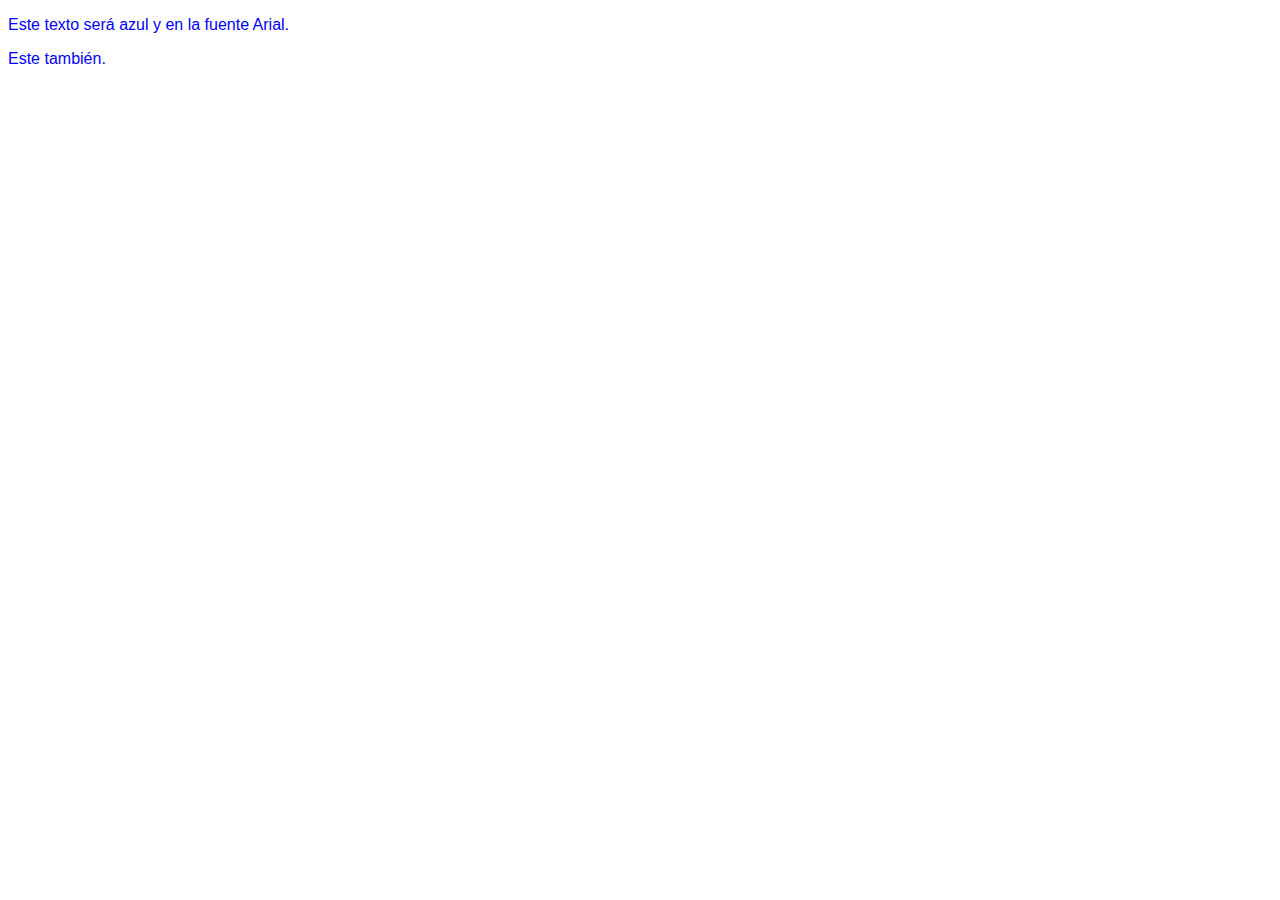
<file: Campus/index.html>
<!DOCTYPE html>
<html lang="en">
  <head>
    <meta charset="UTF-8" />
    <meta name="viewport" content="width=device-width, initial-scale=1.0" />
    <title>Herencia CSS</title>
    <link rel="stylesheet" href="style.css" />
  </head>
  <body style="color: blue; font-family: Arial">
    <div>
      <p>Este texto será azul y en la fuente Arial.</p>

      <p>Este también.</p>
    </div>
  </body>
</html>
</file>
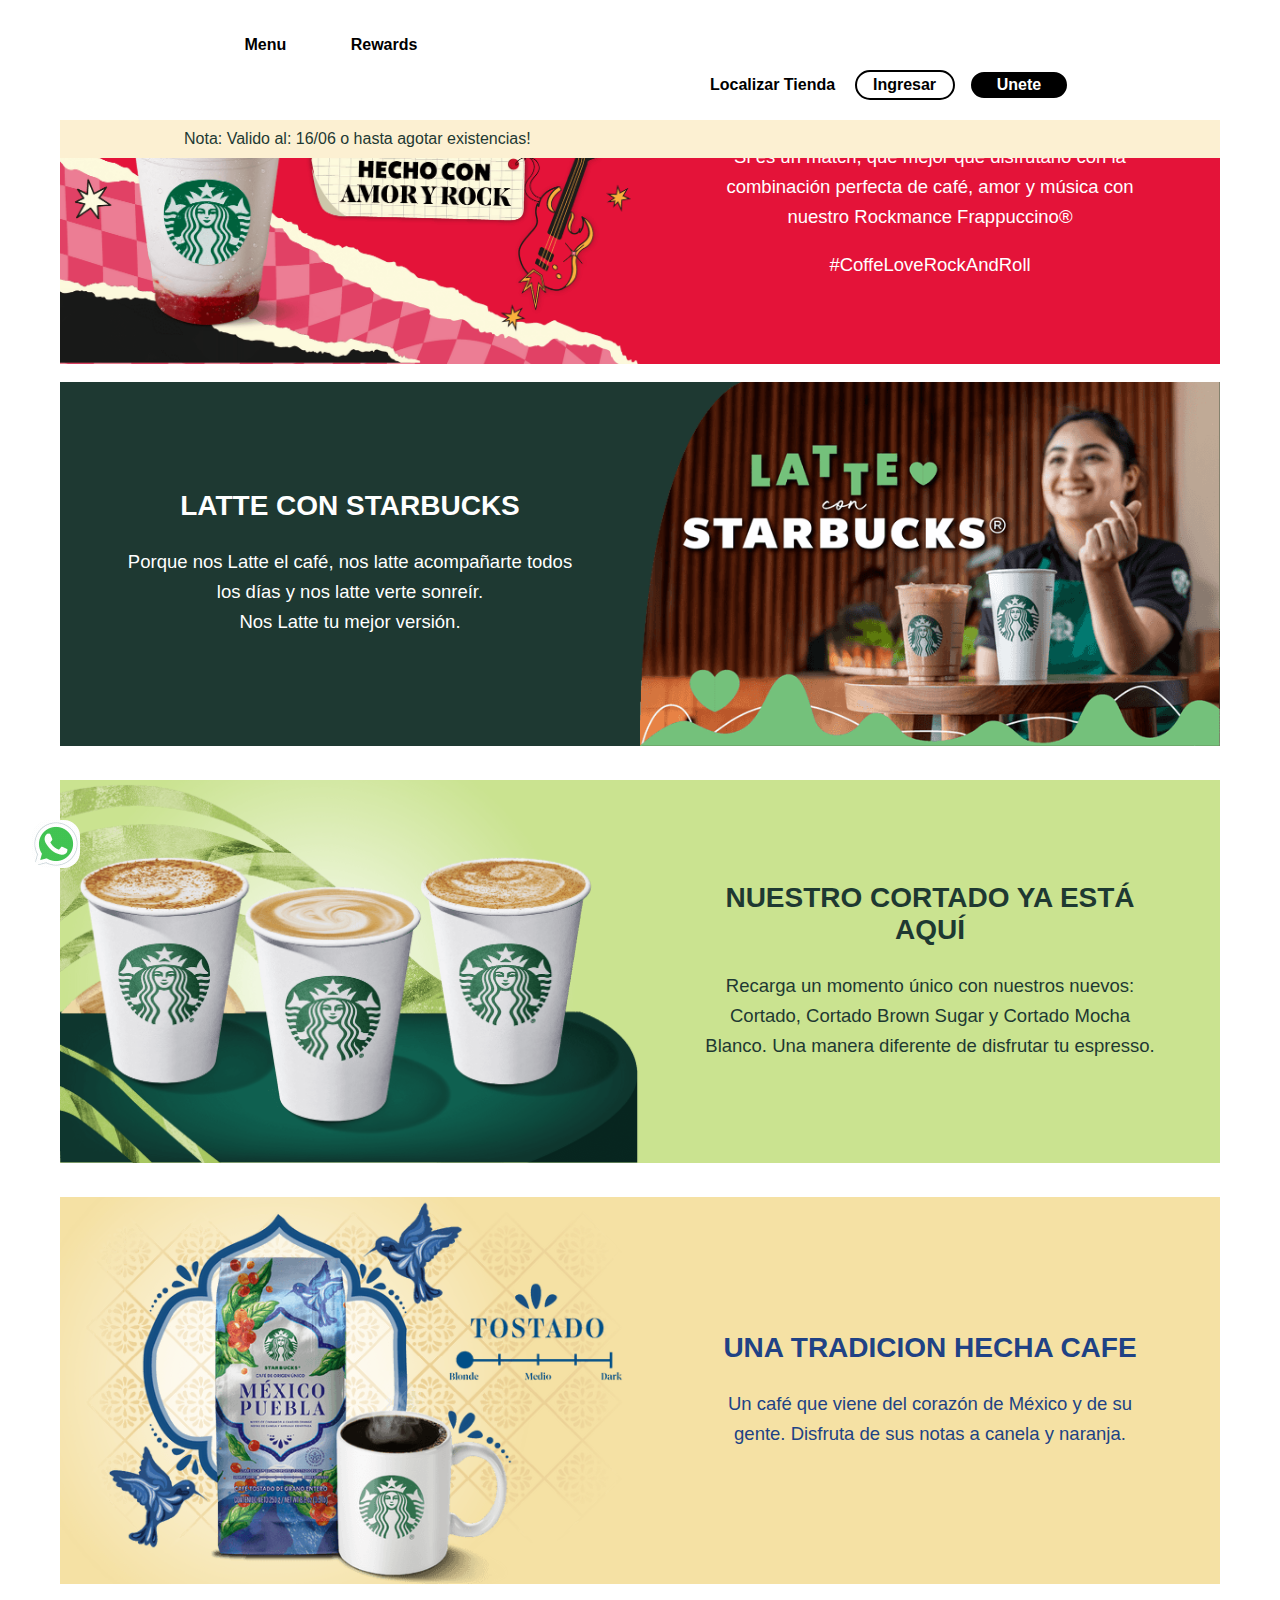
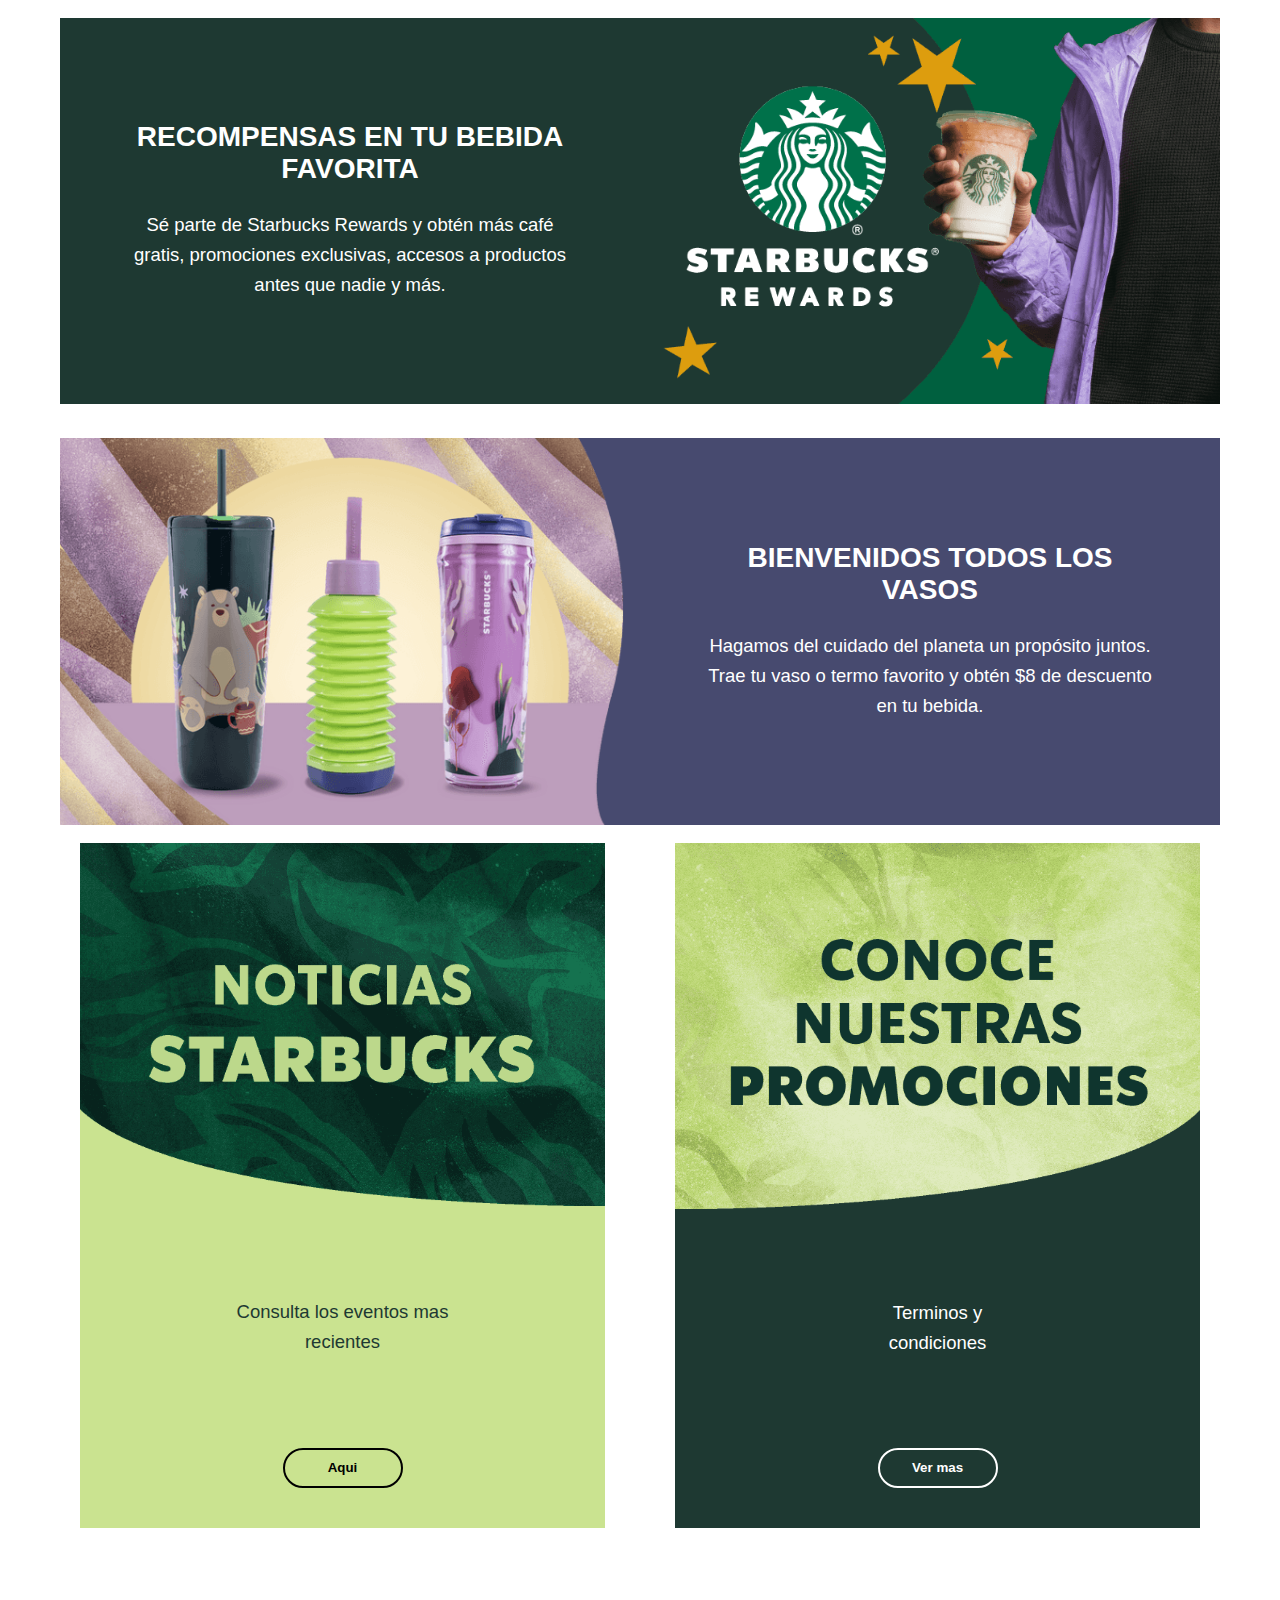
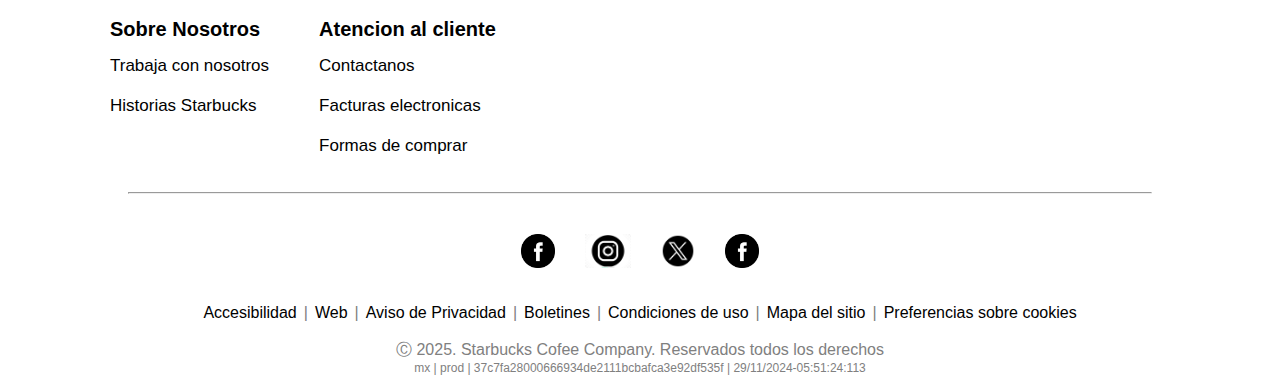
<file: Clase/index.HTML>
<!DOCTYPE html>
<html lang="en">
  <head>
    <meta charset="UTF-8" />
    <meta name="viewport" content="width=device-width, initial-scale=1.0" />
    <title>Clase 02</title>
    <link rel="preconnect" href="https://fonts.googleapis.com" />
    <link rel="preconnect" href="https://fonts.gstatic.com" crossorigin />
    <link
      href="https://fonts.googleapis.com/css2?family=Roboto:ital,wght@0,100..900;1,100..900&display=swap"
      rel="stylesheet"
    />
    <link rel="stylesheet" href="./style.css" />
  </head>
  <body>
    <header>
      <nav class="MiNavBar">
        <span id="starbucksIcon"></span>
        <div id="menu" class="navBarButton">
          <a href="https://www.starbucks.com.mx/menu">Menu</a>
        </div>
        <div id="rewards" class="navBarButton">
          <a href="#https://www.starbucks.com.mx/menu">Rewards</a>
        </div>
        <span id="locationIcon"> </span>
        <div id="localizar"><a href="">Localizar Tienda </a></div>
        <button id="ingresar">Ingresar</button>
        <button id="unete">Unete</button>
      </nav>

      <section>
        <div class="sticky-note">
          <p>Nota: Valido al: 16/06 o hasta agotar existencias!</p>
        </div>
      </section>
    </header>

    <span id="waIcon"></span>

    <main>
      <section id="rock" class="bannerrock">
        <img src="./assets/rock.png" alt="" />
        <div class="container">
          <h1>COFFEE, LOVE, ROCK & ROLL</h1>
          <p>
            Si es un match, qué mejor que disfrutarlo con la combinación
            perfecta de café, amor y música con nuestro Rockmance Frappuccino®
          </p>
          <br />
          <p>#CoffeLoveRockAndRoll</p>
        </div>
      </section>

      <br />

      <section id="latte" class="banner">
        <div class="container">
          <h1>LATTE CON STARBUCKS</h1>
          <p>
            Porque nos Latte el café, nos latte acompañarte todos los días y nos
            latte verte sonreír.
            <br />
            Nos Latte tu mejor versión.
          </p>
        </div>
        <img src="./assets/latte.png" alt="" />
      </section>

      <br />

      <section id="cortado" class="banner2">
        <img src="./assets/cortado.png" alt="" />
        <div class="container">
          <h1>NUESTRO CORTADO YA ESTÁ AQUÍ</h1>
          <p>
            Recarga un momento único con nuestros nuevos: Cortado, Cortado Brown
            Sugar y Cortado Mocha Blanco. Una manera diferente de disfrutar tu
            espresso.
          </p>
        </div>
      </section>

      <br />

      <section id="tradicion" class="banner3">
        <img src="./assets/tradicion.png" alt="" />
        <div class="container">
          <h1>UNA TRADICION HECHA CAFE</h1>
          <p>
            Un café que viene del corazón de México y de su gente. Disfruta de
            sus notas a canela y naranja.
          </p>
        </div>
      </section>
      <section id="recompensas" class="banner3"></section>
      <section id="vasos" class="banner"></section>

      <br />

      <section id="latte" class="banner">
        <div class="container">
          <h1>RECOMPENSAS EN TU BEBIDA FAVORITA</h1>
          <p>
            Sé parte de Starbucks Rewards y obtén más café gratis, promociones
            exclusivas, accesos a productos antes que nadie y más.
          </p>
        </div>
        <img src="./assets/rewards.png" alt="" />
      </section>

      <br />

      <section id="bienvenidos" class="banner5">
        <img src="./assets/bienvenido.png" alt="" />
        <div class="container">
          <h1>BIENVENIDOS TODOS LOS VASOS</h1>
          <p>
            Hagamos del cuidado del planeta un propósito juntos. Trae tu vaso o
            termo favorito y obtén $8 de descuento en tu bebida.
          </p>
        </div>
      </section>

      <section id="vasos" class="banner"></section>

      <br />

      <section id="Column" class="Column 1">
        <div class="twocolumns">
          <!-- Columna 1 -->
          <div id="news" class="column">
            <!-- Cada foto tiene una class para que abarque por completo al recuadro -->
            <img
              class="full-width"
              src="./assets/noticias.png"
              alt="Noticias"
            />
            <span
              >Consulta los eventos mas
              <br />
              recientes</span
            >

            <button class="button">
              <a href="https://www.starbucks.com.mx/seccion/boletines">Aqui</a>
            </button>
          </div>
          <!-- Columna2 -->
          <div id="promos" class="column">
            <img
              class="full-width"
              src="./assets/promociones.png"
              alt="Promociones"
            />
            <span
              >Terminos y
              <br />
              condiciones</span
            >

            <button id="vm" class="button">Ver mas</button>
          </div>
        </div>
      </section>

      <section id="info">
        <div>
          <p id="sn">Sobre Nosotros</p>
          <p id="snt">
            <a href="https://www.starbucks.com.mx/seccion/trabaja-con-nosotros"
              >Trabaja con nosotros</a
            >
            <br />
            <br />
            <a href="https://historias.starbucks.com/es/"
              >Historias Starbucks</a
            >
          </p>
        </div>

        <div>
          <p id="ac">Atencion al cliente</p>
          <p id="act">
            <a href="https://rewards.starbucks.mx/atencion-cliente"
              >Contactanos</a
            >
            <br />
            <br />
            <a
              href="https://alsea.interfactura.com/RegistroDocumento.aspx?opc=Starbucks"
              >Facturas electronicas</a
            >
            <br />
            <br />
            <a href="https://www.starbucks.com.mx/seccion/experiencia-starbucks"
              >Formas de comprar</a
            >
          </p>
        </div>
      </section>
    </main>

    <br />
    <br />

    <hr />

    <footer id="footer">
      <div id="socialmedia" class="socialmedia">
        <img src="./assets/fblogo.png" alt="fblogo" />
        <img src="./assets/instalogo.png" alt="instagramlogo" />
        <img src="./assets/xlogo.png" alt="xlogo" />
        <img src="./assets/fblogo.png" alt="fblogo" />
      </div>

      <br />
      <br />

      <section id="footerinfo" class="footerlinks">
        <a href="https://www.starbucks.com.mx/articulo/accesibilidad-web"
          >Accesibilidad
        </a>
        <span> | </span>
        <a href="https://www.starbucks.com.mx/articulo/aviso-de-privacidad">
          Web</a
        >
        <span> | </span>
        <a href="https://www.starbucks.com.mx/seccion/boletines"
          >Aviso de Privacidad</a
        >
        <span> | </span>
        <a href="https://www.starbucks.com.mx/articulo/condiciones-de-uso-1"
          >Boletines</a
        >
        <span> | </span>
        <a href="https://www.starbucks.com.mx/articulo/condiciones-de-uso-1"
          >Condiciones de uso</a
        >
        <span> | </span>
        <a
          href="https://www.starbucks.com.mx/articulo/preferencias-sobre-cookie"
          >Mapa del sitio</a
        >
        <span> | </span>
        <a
          href="https://www.starbucks.com.mx/articulo/preferencias-sobre-cookie"
          >Preferencias sobre cookies</a
        >
      </section>

      <br />

      <p id="footerlegal" class="footertexto">
        Ⓒ 2025. Starbucks Cofee Company. Reservados todos los derechos
      </p>

      <p id="footermini" class="footermx">
        mx | prod | 37c7fa28000666934de2111bcbafca3e92df535f |
        29/11/2024-05:51:24:113
      </p>
    </footer>

    <!-- <footer class="footer_container">
       seccion de enlaces 
      <section class="footer links">
        <div class="column">
          <h3>Sobre nosotros</h3>
          <ul>
            <li><a href="#"> Trabaja con nosotros</a></li>
            <li><a href="#"> Historias Starbucks</a></li>
          </ul>
        </div>
        <div class="column">
          <h3>Atencion al cliente</h3>
          <ul>
            <li><a href="#">Contactanos</a></li>
            <li><a href="#">Facturas</a></li>
            <li><a href="#">Formas de comprar</a></li>
          </ul>
        </div>
      </section>
       Redes sociales 
      <section class="social-media">
        <a href="" id="facebookIcon">Lorem ipsum dolor sit amet.</a>
        <a href=""></a>
        <a href=""></a>
        <a href=""></a>

        Enlaces secundarios 
        <section class="footersecond">
          <a href="#">Accesibilidad</a>
          <span> | </span>
          <a href="#">Web</a>
          <span> | </span>
          <a href="#">Aviso de privacidad</a>
          <span> | </span>
          <a href="#">Boletines</a>
          <span> | </span>
          <a href="#">Condiciones de uso</a>
          <span> | </span>
          <a href="#">Mapa del sitio</a>
        </section>
      </section>
    </footer>
  </body>
</html> -->

    <!-- 
    <section id="" class=""></section>
    <div id="static" class="box">Static</div>
    <div id="relative" class="box">Realative</div>
    <div id="absolut" class="box">Absolut</div>
    <div id="fixed" class="box">fixed</div>
    <div id="sticky" class="box">fixed</div> -->
  </body>
</html>
</file>
<file: Campus/style.css>
p {
  border: inherit; /* El párrafo hereda el borde de su padre */
}

p {
  color: initial; /* Restablece el color al valor predeterminado (negro) */
}

body {
  color: blue;
}

div {
  color: blue; /* Redundante, ya que el div hereda el color de body */
}

p {
  color: blue; /* También redundante */
}
</file>
<file: Clase/style.css>
* {
  box-sizing: border;
  margin: 0;
  font-family: "Segoe UI", Tahoma, Geneva, Verdana, sans-serif;
}

header {
  position: fixed;
}

#starbucksIcon {
  display: inline-block;
  background-image: url("https://www.starbucks.com.mx/static/images/logo.svg");
  margin: 0 25px 0 25;
  width: 50px;
  height: 50px;
  background-size: cover;
}

nav {
  height: 100%;
  padding: 20px 160px;
  background-color: white;
}

#localizar {
  display: inline-block;
  padding-left: 550px;
  font-weight: bold;
}

#localizar:hover {
  color: gray;
}

#ingresar,
#unete {
  border: 2px solid;
  border-radius: 20px;
  width: 100px;
  height: 30px;
  font-weight: 600;
  font-size: medium;
}

#ingresar {
  background-color: white;
  margin-left: 15px;
}

#ingresar:hover {
  border-color: gray;
  color: gray;
}

#unete {
  background-color: black;
  color: white;
  margin-left: 10px;
}

#unete:hover {
  background-color: gray;
}

a {
  color: black;
  text-decoration: none;
}

section img {
  width: 50%;
}

#waIcon {
  display: flex;
  background-image: url(./assets/wagif.gif);
  width: 3rem;
  height: 3rem;
  border-radius: 1rem;
  position: fixed;
  bottom: 2rem;
  left: 2rem;
}

section {
  margin: 0 60px;
}

.navBarButton,
#starbucksIcon {
  vertical-align: middle;
}

.navBarButton {
  display: inline-block;
  font-weight: bold;
  margin: 0 30px;
}

.navBarButton a {
  color: black;
  padding-bottom: 10px;
}

#menu:hover,
#rewards:hover {
  border-bottom: 8px solid #00754a;
  color: #00754a;
}

.sticky-note {
  display: flex;
  position: sticky;
  top: 20px;
  background-color: #fcf0d2;
  padding: 10px;
  z-index: 500; /* Se asegura de estar por encima del contenido principal */
  color: #1e3932;
  align-items: end;
  align-content: end;
}

.sticky-note p {
  align-items: center;
  margin-left: 10%;
}

/* BanneRock */
.bannerrock {
  display: flex;
  background-color: #e41339;
  color: white;
  /* text-align: center; */
}

.bannerrock h1 {
  font-size: 28px;
  margin-bottom: 25px;
  text-align: center;
}

.bannerrock p {
  font-size: 18.5px;
  line-height: 30px;
  text-align: center;
}

.bannerrock div {
  align-content: center;
  padding: 0 60px;
  vertical-align: middle;
}

/* Banner1 */
.banner {
  display: flex;
  background-color: #1e3932;
  color: white;
  text-align: center;
}

.banner h1 {
  font-size: 28px;
  margin-bottom: 25px;
}

.banner p {
  font-size: 18.5px;
  line-height: 30px;
}

.banner div {
  align-content: center;
  padding: 0 60px;
  vertical-align: middle;
}

/* Banner2 */
.banner2 {
  display: flex;
  background-color: #cae390;
  color: white;
  text-align: center;
  margin-top: 16px;
}

.banner2 h1 {
  color: #1e3932;
  font-size: 28px;
  margin-bottom: 25px;
  vertical-align: middle;
}

.banner2 p,
#news span {
  color: #1e3932;
  font-size: 18.5px;
  line-height: 30px;
  vertical-align: middle;
}

.banner2 div {
  align-content: center;
  padding: 0 60px;
  vertical-align: middle;
}

/* Banner3 */
.banner3 {
  display: flex;
  background-color: #f5e1a4;
  color: white;
  text-align: center;
  margin-top: 16px;
}

.banner3 h1 {
  color: #204285;
  font-size: 28px;
  margin-bottom: 25px;
  vertical-align: middle;
}

.banner3 p {
  color: #204285;
  font-size: 18.5px;
  line-height: 30px;
  vertical-align: middle;
}

.banner3 div {
  align-content: center;
  padding: 0 60px;
  vertical-align: middle;
}

/* Banner5 */
.banner5 {
  display: flex;
  background-color: #474a6f;
  color: white;
  text-align: center;
  margin-top: 16px;
}

.banner5 h1 {
  color: #ffffff;
  font-size: 28px;
  margin-bottom: 25px;
  vertical-align: middle;
}

.banner5 p,
#promos span {
  color: #ffffff;
  font-size: 18.5px;
  line-height: 30px;
  vertical-align: middle;
}

.banner5 div {
  align-content: center;
  padding: 0 60px;
  vertical-align: middle;
}

.container {
  display: flex;
  flex-direction: column;
  align-self: center;
}

/* /////////////////////////////////////////////////////////////////// */

/* Las 2 columnas */
.twocolumns {
  display: flex;
  flex-direction: row;
  width: 100%;
  gap: 30px;
  flex-grow: 1;
}

/* Adding this class to force width to 100% */
.full-width {
  width: 100%;
}

.column {
  justify-content: center;
  flex-grow: 1;
  display: flex;
  flex-direction: column;
  height: 685px;
}

#news {
  background-color: #cae390;
}

#promos {
  background-color: #1e3932;
}

#news span,
#promos span {
  display: flex;
  flex-grow: 1;
  align-self: center;
  align-items: center;
  text-align: center;
}

#news .button,
#promos .button {
  flex-grow: 0;
  margin-bottom: 40px;
}

#news .button {
  border-color: black;
  background-color: #cae390;
}

#promos .button {
  border-color: white;
  color: #ffffff;
  background-color: #1e3932;
}

.button {
  border: 2px solid;
  border-radius: 20px;
  width: 120px;
  height: 40px;
  font-weight: 600;
  align-self: center;
}

#vm {
  color: white !important ;
}

#column div {
  align-content: center;
}

/* ////////////////////////////////////////////////////////// */

#info {
  display: flex;
  flex-direction: row;
}

#sn {
  padding-top: 90px;
  padding-left: 50px;
  padding-bottom: 10px;
  font-size: 20px;
  font-weight: bold;
}

#snt {
  padding-top: 5px;
  padding-left: 50px;
  font-size: 17px;
  color: gray;
}

#ac {
  padding-top: 90px;
  padding-left: 50px;
  padding-bottom: 10px;
  font-size: 20px;
  font-weight: bold;
}

#act {
  padding-top: 5px;
  padding-left: 50px;
  font-size: 17px;
  color: gray;
}

/* ////////////////////////////////////////////////////////// */
footer {
  box-shadow: black;
}

hr {
  margin-left: 10%;
  margin-right: 10%;
}

#socialmedia {
  margin-top: 40px;
  display: flex;
  height: 34px;
  justify-content: center;
  gap: 30px;
}

.footerlinks {
  display: flex;
  justify-content: center;
  font-size: 15;
  color: gray;
  gap: 7px;
}

.footertexto {
  display: flex;
  justify-content: center;
  font-size: 10;
  color: gray;
}

.footermx {
  display: flex;
  justify-content: center;
  font-size: 12px;
  color: gray;
}

/* /////////////////////////////////////////////////////////////// */

ul {
  list-style: none;
}

.footer_container {
  width: 100%;
  margin: auto;
  display: flex;
  flex-direction: column;
  align-items: center;
}

.footer_container a {
  text-decoration: none;
  padding: none;
}

.social-media {
  display: flex;
  gap: 15px;
}

.column {
  line-height: 4opx;
  margin: 0 20px;
  justify-content: flex-start;
}

.social-media a {
  text-decoration: none;
  width: 40px;
  height: 40px;
  width: 100%;
  justify-content: center;
  padding-top: 20px;
  border-top: gray;
}

#facebookIcon {
  background-image: url(assets/fblogo.png);
  background-size: cover;
}

#footersecond {
  display: flex;
  width: 100%;
  flex-wrap: wrap;
  justify-content: center;
}

/* /////////////////////////////////////////////////////// */

/* Clases del ejemplo de position */
/* .box {
  top: 50px;
  left: 20px;
  bottom: 0;
  right: 0;
  width: 150px;
  height: 150px;
  margin: 20px auto;
  text-align: center;
  font-weight: bold;
  background-color: chocolate;
  color: beige;
  align-content: center;
}

#relative {
  position: relative;
  top: -170px;
  bottom: 0;
  left: 150px;
  right: 0;
  background-color: #00754a;
}

#absolut {
  position: absolute;
  top: 50px;
  left: 20px;
  background-color: blue;
}

#fixed {
  position: fixed;
  top: 50px;
  left: 20px;
  background-color: brown;
}

#sticky {
  position: sticky;
  bottom: 50px;
  right: 20;
  background-color: aquamarine;
} */
</file>
